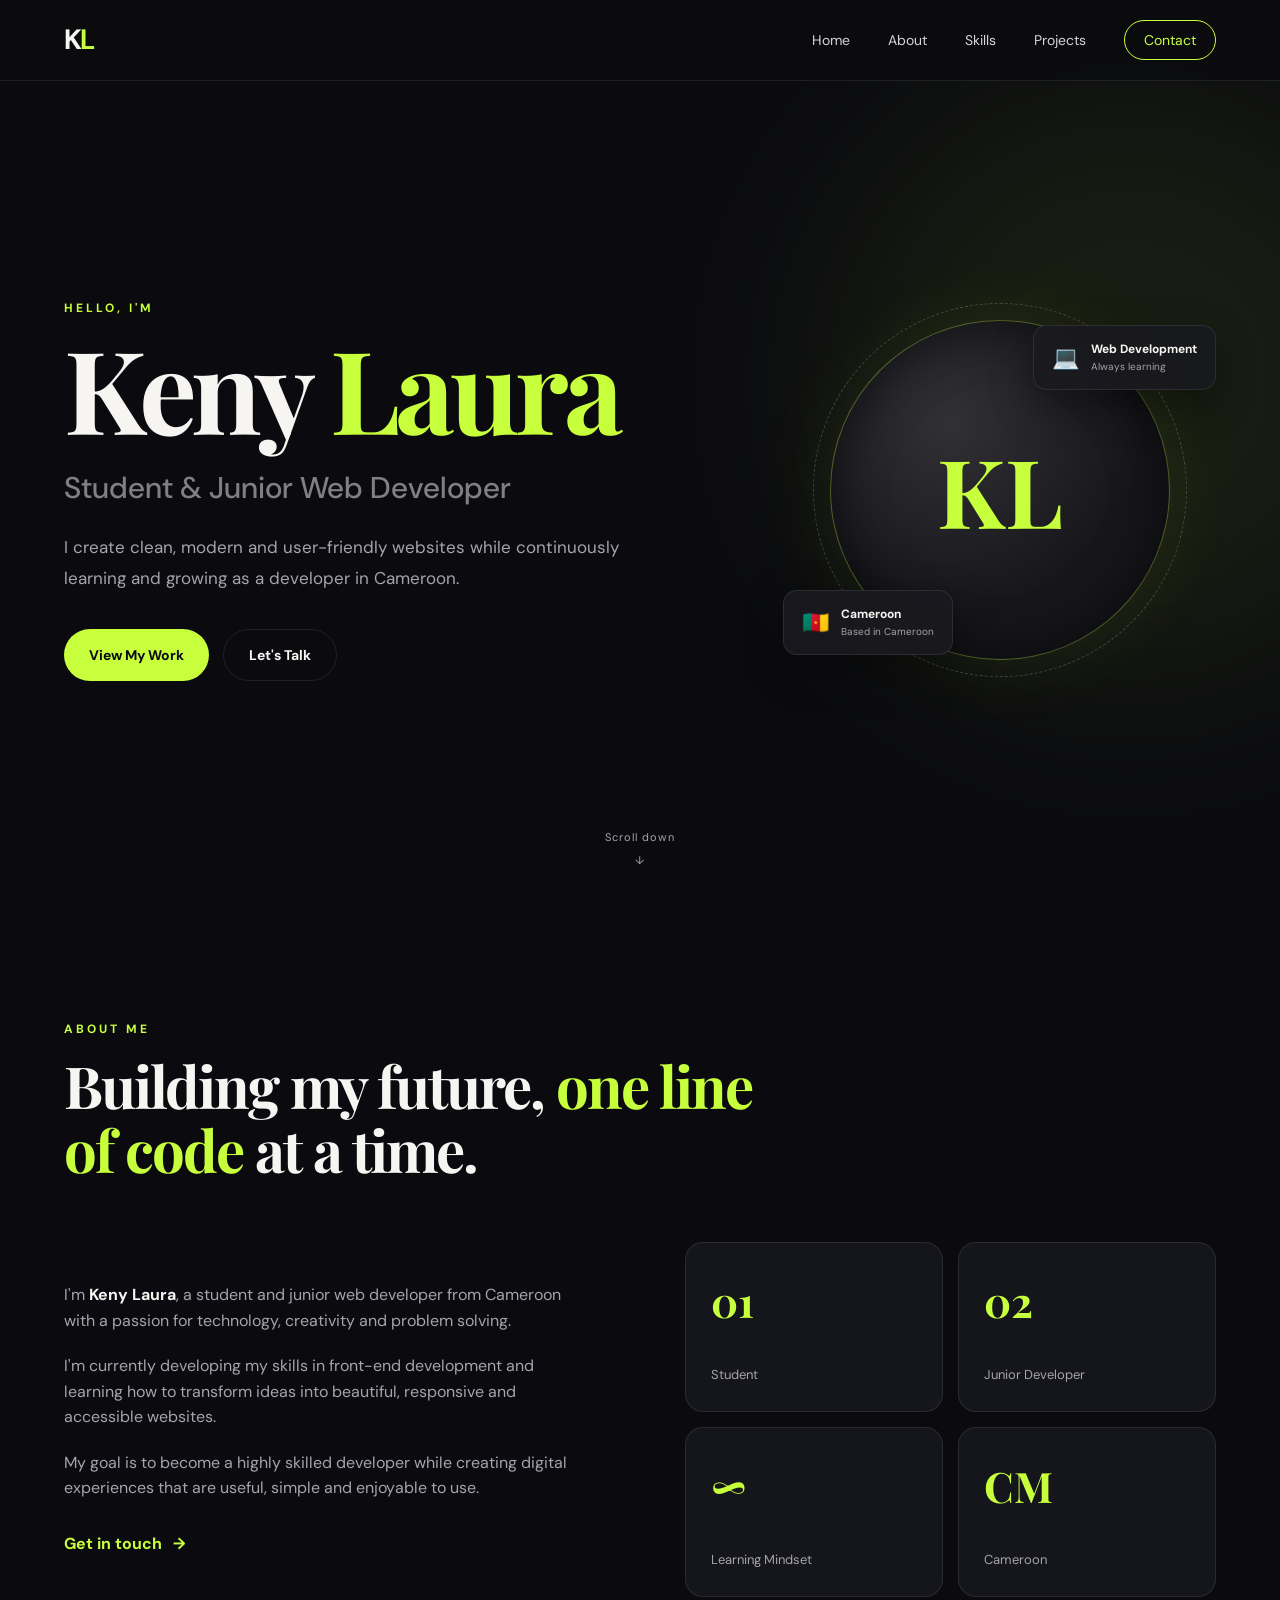
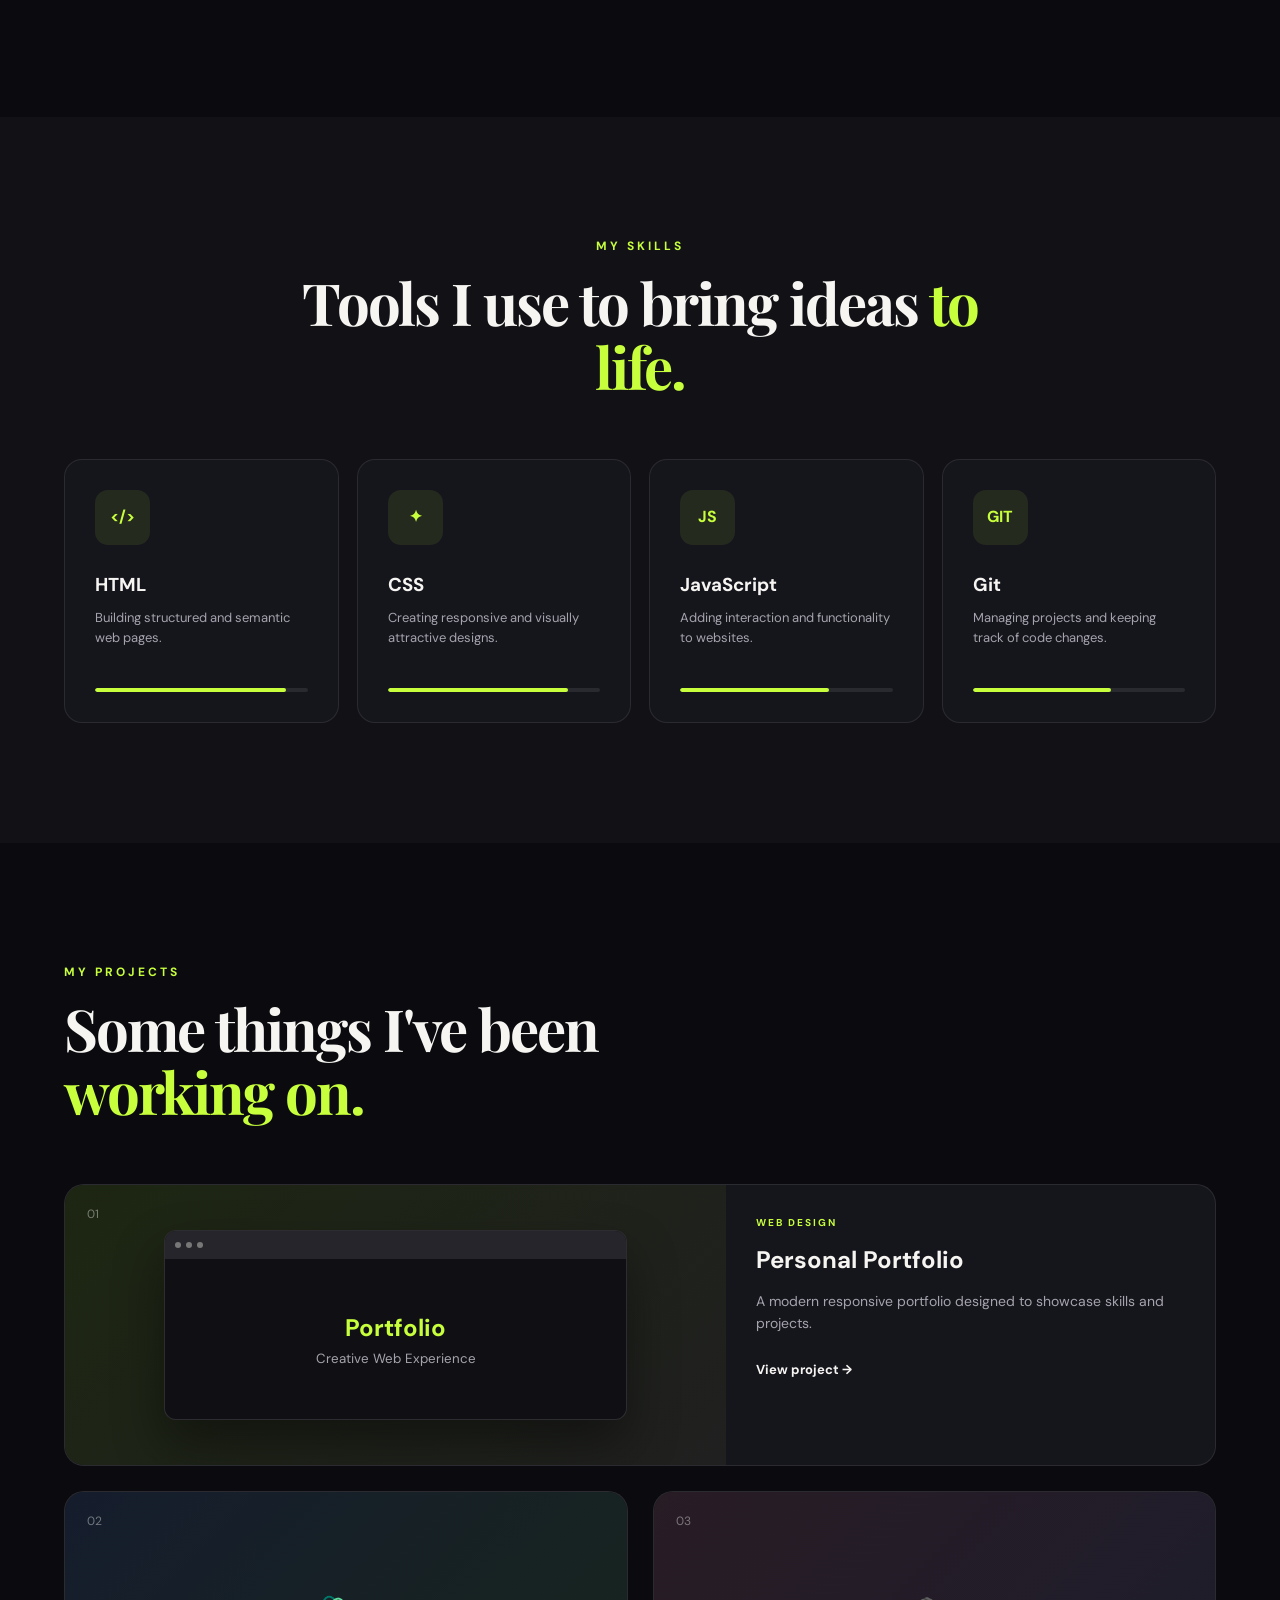
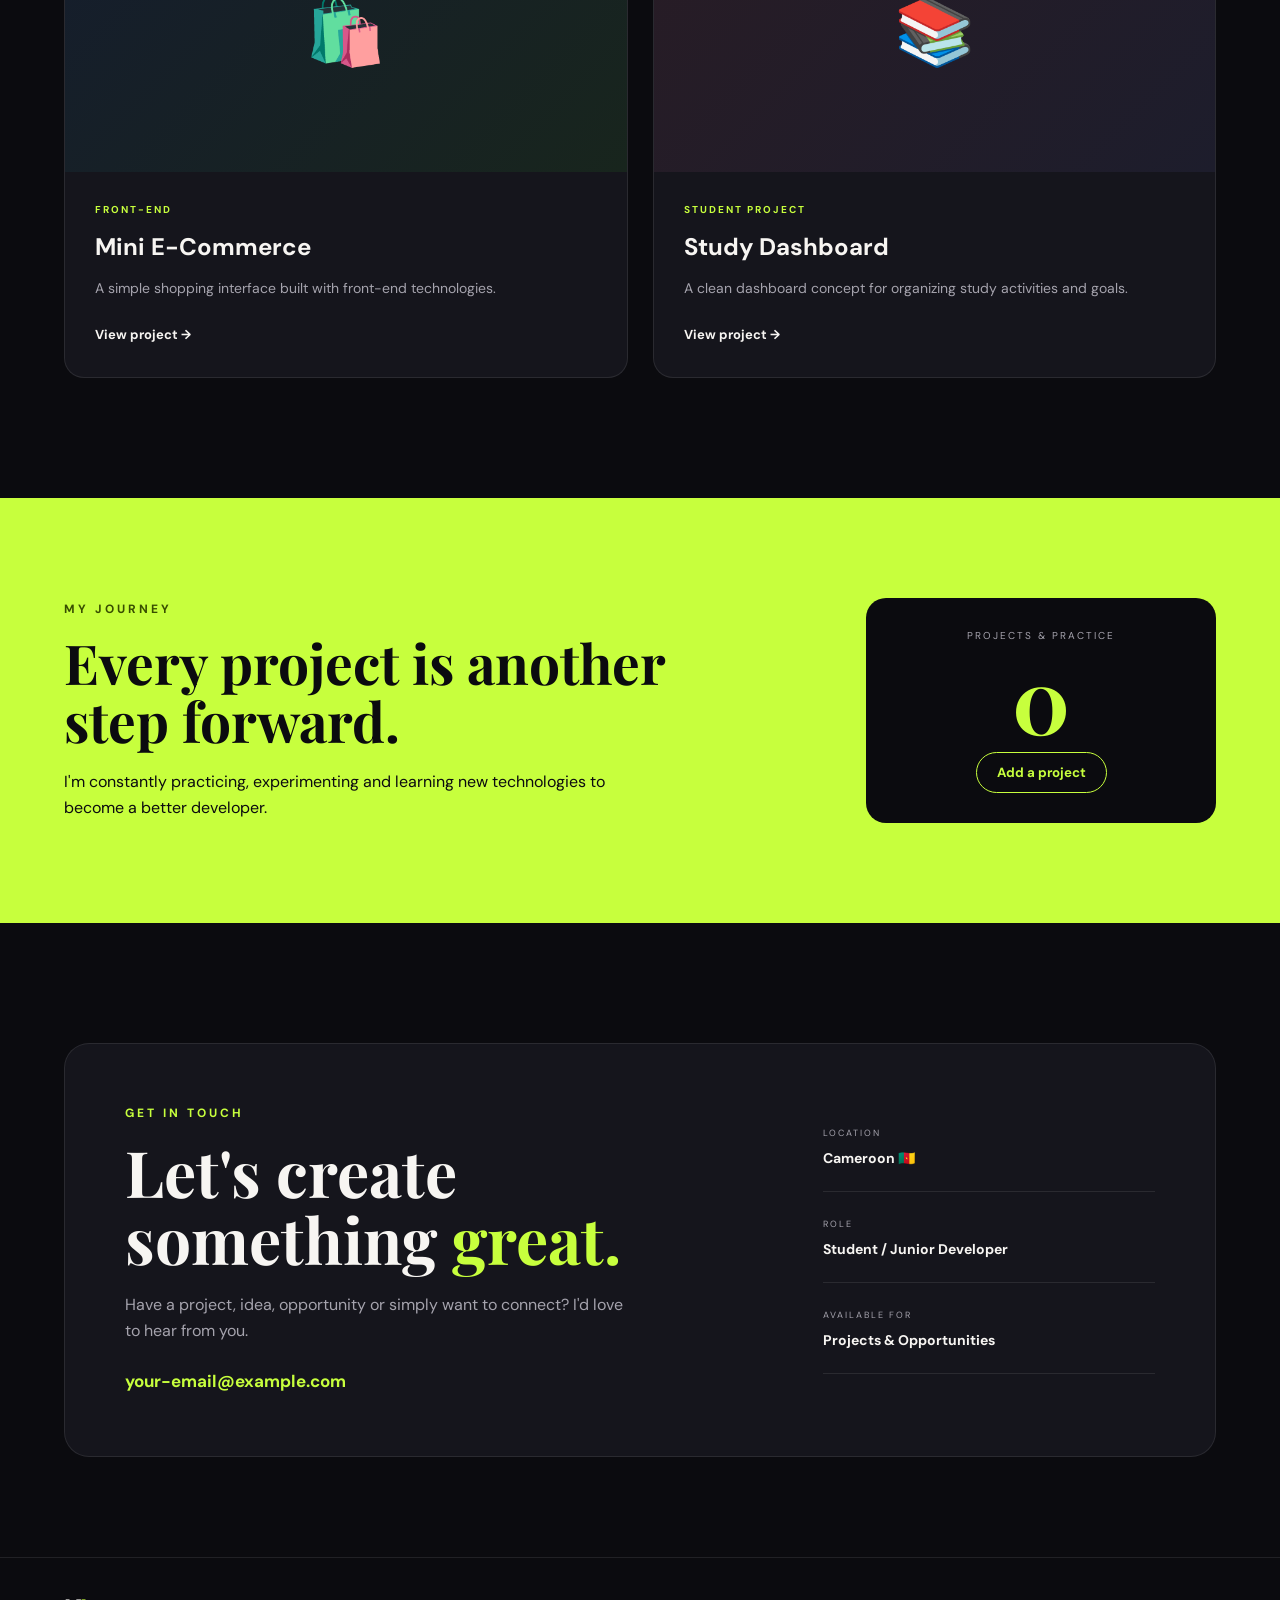
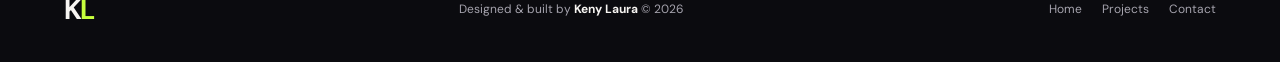
<file: index.html>
<!DOCTYPE html>
<html lang="en">
<head>
    <meta charset="UTF-8">
    <meta name="viewport" content="width=device-width, initial-scale=1.0">
    <meta name="description" content="Keny Laura - Student and Junior Web Developer from Cameroon">
    <title>Keny Laura | Web Developer</title>
    <link rel="stylesheet" href="style.css">
</head>

<body>

    <!-- Navigation -->
    <header class="header">
        <nav class="navbar container">
            <a href="#home" class="logo">K<span>L</span></a>

            <button class="menu-toggle" id="menuToggle" aria-label="Toggle navigation">
                <span></span>
                <span></span>
                <span></span>
            </button>

            <ul class="nav-links" id="navLinks">
                <li><a href="#home">Home</a></li>
                <li><a href="#about">About</a></li>
                <li><a href="#skills">Skills</a></li>
                <li><a href="#projects">Projects</a></li>
                <li><a href="#contact" class="nav-contact">Contact</a></li>
            </ul>
        </nav>
    </header>

    <main>

        <!-- Hero Section -->
        <section id="home" class="hero">
            <div class="hero-bg"></div>

            <div class="hero-content container">
                <div class="hero-text">
                    <p class="eyebrow">HELLO, I'M</p>

                    <h1>
                        Keny <span>Laura</span>
                    </h1>

                    <h2>Student & Junior Web Developer</h2>

                    <p class="hero-description">
                        I create clean, modern and user-friendly websites
                        while continuously learning and growing as a developer
                        in Cameroon.
                    </p>

                    <div class="hero-buttons">
                        <a href="#projects" class="btn btn-primary">
                            View My Work
                        </a>

                        <a href="#contact" class="btn btn-outline">
                            Let's Talk
                        </a>
                    </div>
                </div>

                <div class="hero-card">
                    <div class="profile-circle">
                        <span>KL</span>
                    </div>

                    <div class="floating-card card-one">
                        <span>💻</span>
                        <div>
                            <strong>Web Development</strong>
                            <small>Always learning</small>
                        </div>
                    </div>

                    <div class="floating-card card-two">
                        <span>🇨🇲</span>
                        <div>
                            <strong>Cameroon</strong>
                            <small>Based in Cameroon</small>
                        </div>
                    </div>
                </div>
            </div>

            <a href="#about" class="scroll-down">
                <span>Scroll down</span>
                ↓
            </a>
        </section>

        <!-- About Section -->
        <section id="about" class="section">
            <div class="container">
                <div class="section-heading">
                    <p class="eyebrow">ABOUT ME</p>
                    <h2>Building my future, <span>one line of code</span> at a time.</h2>
                </div>

                <div class="about-grid">
                    <div class="about-text">
                        <p>
                            I'm <strong>Keny Laura</strong>, a student and junior
                            web developer from Cameroon with a passion for
                            technology, creativity and problem solving.
                        </p>

                        <p>
                            I'm currently developing my skills in front-end
                            development and learning how to transform ideas
                            into beautiful, responsive and accessible websites.
                        </p>

                        <p>
                            My goal is to become a highly skilled developer
                            while creating digital experiences that are useful,
                            simple and enjoyable to use.
                        </p>

                        <a href="#contact" class="text-link">
                            Get in touch <span>→</span>
                        </a>
                    </div>

                    <div class="about-stats">
                        <div class="stat-card">
                            <strong>01</strong>
                            <span>Student</span>
                        </div>

                        <div class="stat-card">
                            <strong>02</strong>
                            <span>Junior Developer</span>
                        </div>

                        <div class="stat-card">
                            <strong>∞</strong>
                            <span>Learning Mindset</span>
                        </div>

                        <div class="stat-card">
                            <strong>CM</strong>
                            <span>Cameroon</span>
                        </div>
                    </div>
                </div>
            </div>
        </section>

        <!-- Skills -->
        <section id="skills" class="section skills-section">
            <div class="container">
                <div class="section-heading centered">
                    <p class="eyebrow">MY SKILLS</p>
                    <h2>Tools I use to bring ideas <span>to life.</span></h2>
                </div>

                <div class="skills-grid">
                    <div class="skill-card">
                        <div class="skill-icon">&lt;/&gt;</div>
                        <h3>HTML</h3>
                        <p>
                            Building structured and semantic web pages.
                        </p>
                        <div class="skill-bar">
                            <span style="width: 90%"></span>
                        </div>
                    </div>

                    <div class="skill-card">
                        <div class="skill-icon">✦</div>
                        <h3>CSS</h3>
                        <p>
                            Creating responsive and visually attractive designs.
                        </p>
                        <div class="skill-bar">
                            <span style="width: 85%"></span>
                        </div>
                    </div>

                    <div class="skill-card">
                        <div class="skill-icon">JS</div>
                        <h3>JavaScript</h3>
                        <p>
                            Adding interaction and functionality to websites.
                        </p>
                        <div class="skill-bar">
                            <span style="width: 70%"></span>
                        </div>
                    </div>

                    <div class="skill-card">
                        <div class="skill-icon">GIT</div>
                        <h3>Git</h3>
                        <p>
                            Managing projects and keeping track of code changes.
                        </p>
                        <div class="skill-bar">
                            <span style="width: 65%"></span>
                        </div>
                    </div>
                </div>
            </div>
        </section>

        <!-- Projects -->
        <section id="projects" class="section">
            <div class="container">
                <div class="section-heading">
                    <p class="eyebrow">MY PROJECTS</p>
                    <h2>Some things I've been <span>working on.</span></h2>
                </div>

                <div class="projects-grid">

                    <article class="project-card project-large">
                        <div class="project-image gradient-one">
                            <span class="project-number">01</span>
                            <div class="mock-browser">
                                <div class="browser-top">
                                    <i></i>
                                    <i></i>
                                    <i></i>
                                </div>
                                <div class="browser-content">
                                    <strong>Portfolio</strong>
                                    <small>Creative Web Experience</small>
                                </div>
                            </div>
                        </div>

                        <div class="project-info">
                            <p>WEB DESIGN</p>
                            <h3>Personal Portfolio</h3>
                            <span>
                                A modern responsive portfolio designed to
                                showcase skills and projects.
                            </span>
                            <a href="#contact" class="project-link">View project →</a>
                        </div>
                    </article>

                    <article class="project-card">
                        <div class="project-image gradient-two">
                            <span class="project-number">02</span>
                            <div class="project-symbol">🛍️</div>
                        </div>

                        <div class="project-info">
                            <p>FRONT-END</p>
                            <h3>Mini E-Commerce</h3>
                            <span>
                                A simple shopping interface built with
                                front-end technologies.
                            </span>
                            <a href="#contact" class="project-link">View project →</a>
                        </div>
                    </article>

                    <article class="project-card">
                        <div class="project-image gradient-three">
                            <span class="project-number">03</span>
                            <div class="project-symbol">📚</div>
                        </div>

                        <div class="project-info">
                            <p>STUDENT PROJECT</p>
                            <h3>Study Dashboard</h3>
                            <span>
                                A clean dashboard concept for organizing
                                study activities and goals.
                            </span>
                            <a href="#contact" class="project-link">View project →</a>
                        </div>
                    </article>

                </div>
            </div>
        </section>

        <!-- Learning Counter -->
        <section class="journey-section">
            <div class="container journey-content">
                <div>
                    <p class="eyebrow">MY JOURNEY</p>
                    <h2>Every project is another step forward.</h2>
                    <p>
                        I'm constantly practicing, experimenting and learning
                        new technologies to become a better developer.
                    </p>
                </div>

                <div class="counter-box">
                    <span class="counter-label">PROJECTS & PRACTICE</span>
                    <strong id="num">0</strong>
                    <button id="btn">Add a project</button>
                </div>
            </div>
        </section>

        <!-- Contact -->
        <section id="contact" class="section contact-section">
            <div class="container">
                <div class="contact-box">
                    <div class="contact-text">
                        <p class="eyebrow">GET IN TOUCH</p>
                        <h2>Let's create something <span>great.</span></h2>

                        <p>
                            Have a project, idea, opportunity or simply want
                            to connect? I'd love to hear from you.
                        </p>

                        <a href="mailto:your-email@example.com" class="email-link">
                            your-email@example.com
                        </a>
                    </div>

                    <div class="contact-details">
                        <div>
                            <span>LOCATION</span>
                            <strong>Cameroon 🇨🇲</strong>
                        </div>

                        <div>
                            <span>ROLE</span>
                            <strong>Student / Junior Developer</strong>
                        </div>

                        <div>
                            <span>AVAILABLE FOR</span>
                            <strong>Projects & Opportunities</strong>
                        </div>
                    </div>
                </div>
            </div>
        </section>

    </main>

    <!-- Footer -->
    <footer>
        <div class="container footer-content">
            <a href="#home" class="logo">K<span>L</span></a>

            <p>
                Designed & built by <strong>Keny Laura</strong> © 2026
            </p>

            <div class="footer-links">
                <a href="#home">Home</a>
                <a href="#projects">Projects</a>
                <a href="#contact">Contact</a>
            </div>
        </div>
    </footer>

    <script src="script.js"></script>
</body>
</html>
</file>
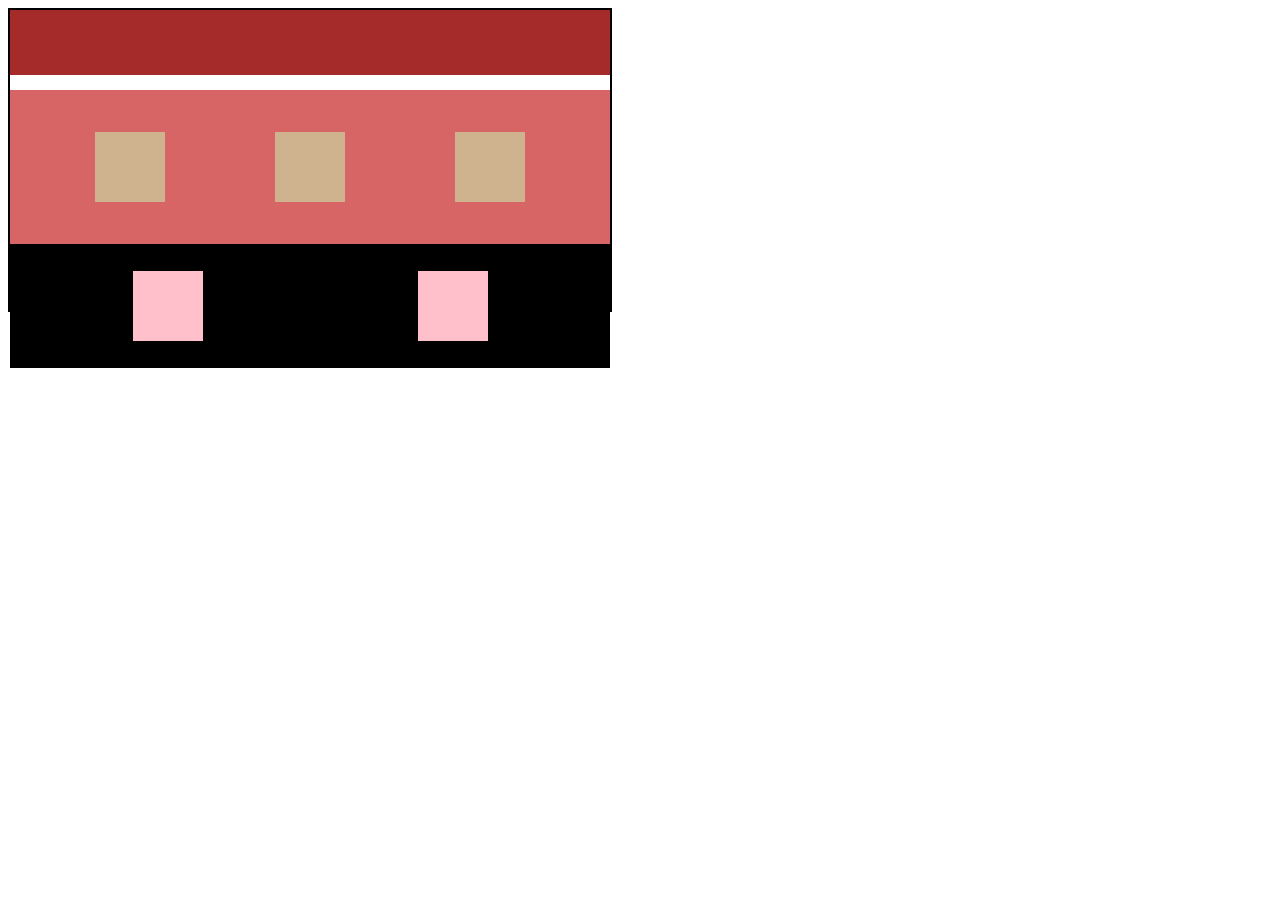
<file: first try out/index.html>
<!DOCTYPE html>
<html lang="en">
<head>
    <meta charset="UTF-8">
    <meta name="viewport" content="width=device-width, initial-scale=1.0">
    <title>laura</title>
    <link rel="stylesheet" href="style.css">

</head>
<body>
 <div id="container">
    <header></header>
    <div id="firstSection">
        <section></section>
        <section></section>
        <section></section>
    </div>
 
 <div id="secondsection">
    <section></section>
    <section></section>
    </div>
</div>
</body>
</html>
</file>
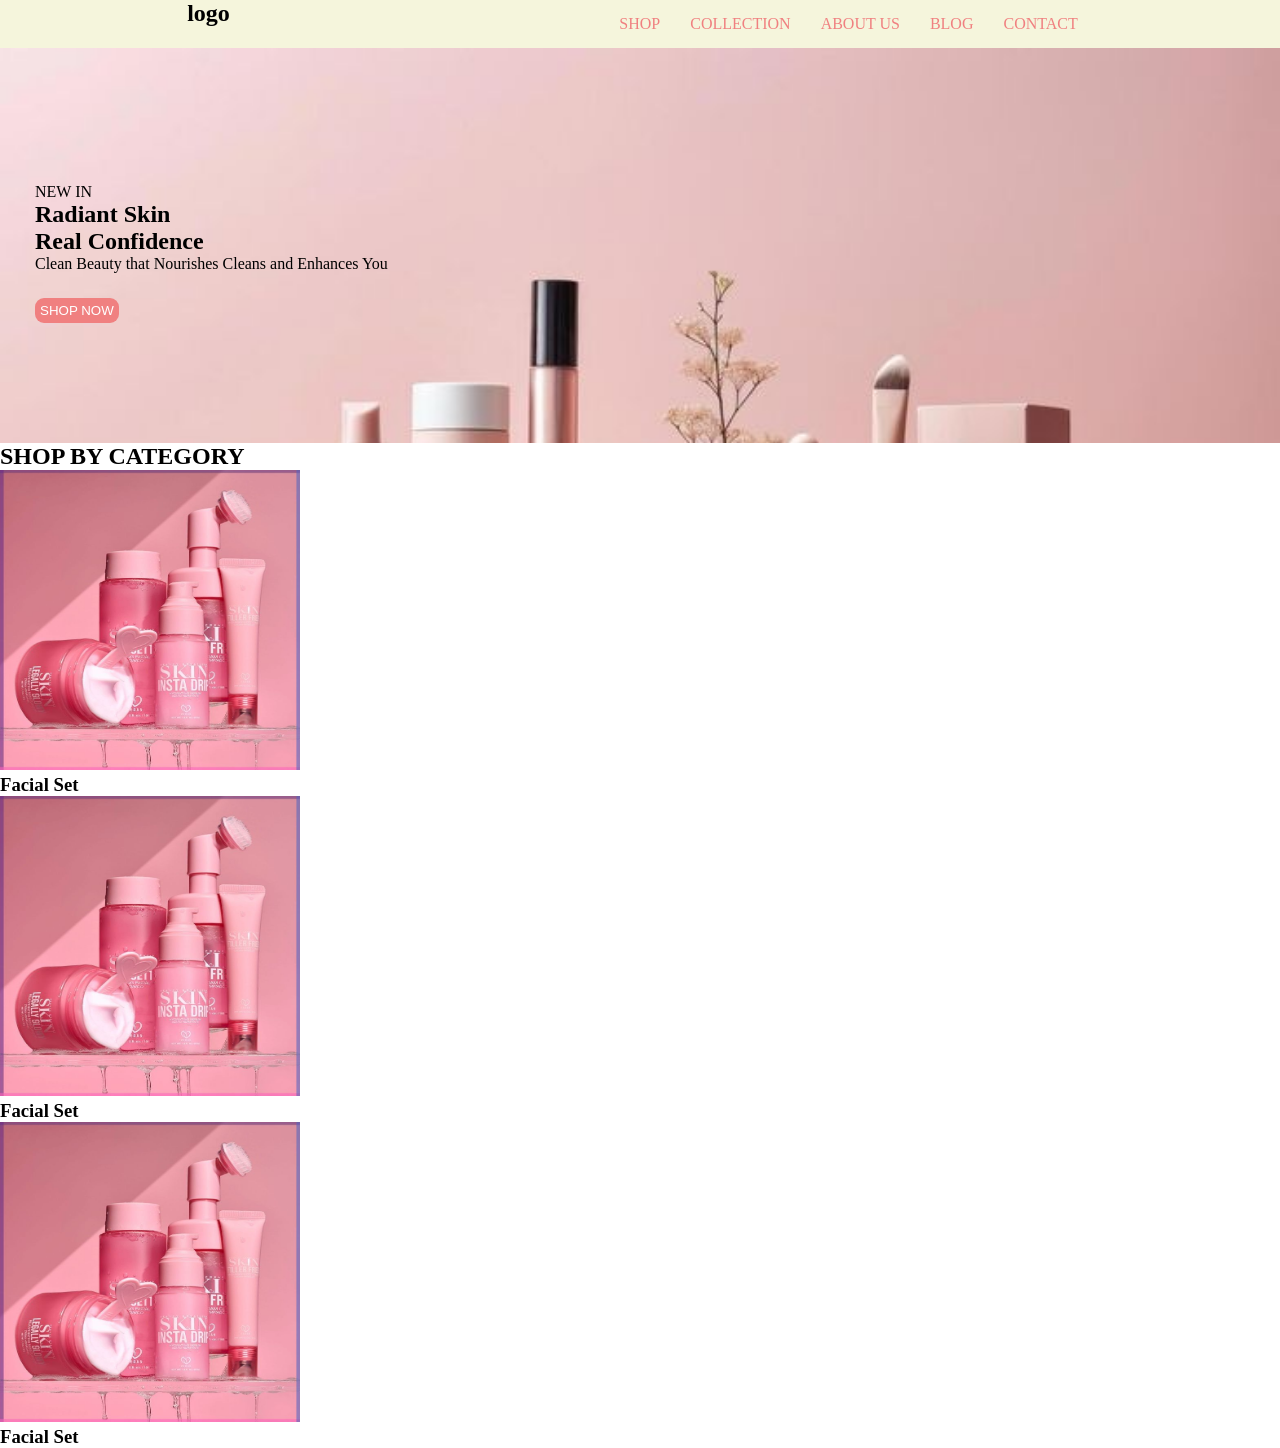
<file: desing time/work/index.html>
<!DOCTYPE html>
<html lang="en">
<head>
    <meta charset="UTF-8">
    <meta name="viewport" content="width=device-width, initial-scale=1.0">
    <title>Document</title>
    <link rel="stylesheet" href="style.css">
</head>
<body>
    <nav>
        <h1>logo</h1>
        <ul>
            <li>
                <a href="#">SHOP</a>
            
            </li>
            <li>
                <a href="#">COLLECTION</a>
            </li>
            <li>
                <a href="#">ABOUT US</a>
            </li>
            <li>
                <a href="#">BLOG</a>
            </li>
            <li><a href="#">CONTACT</a>
            </li>
        </ul>
    </nav>
    <section id="hero">
        <div id="container">
        <p>NEW IN</p>
        <h2>Radiant Skin</h2>
        <h2>Real Confidence</h2>
        <p>Clean Beauty that Nourishes Cleans and Enhances You</p>
        
        </div>
        <button id="but1">SHOP NOW</button>
    </section>
    <section id="laura">
        <h2>SHOP BY CATEGORY</h2>
        <div id="lau">
            <div>
                <img src="images/face.jpg" height="300" width="300" alt="">
                <h3>Facial Set</h3>
            </div>
            <div>
                <img src="images/face.jpg" height="300" width="300" alt="">
                <h3>Facial Set</h3>
            </div>
            <div>
                <img src="images/face.jpg" height="300" width="300" alt="">
                <h3>Facial Set</h3>
            </div>
        </div>

    </section>
    
</body>
</html>
</file>
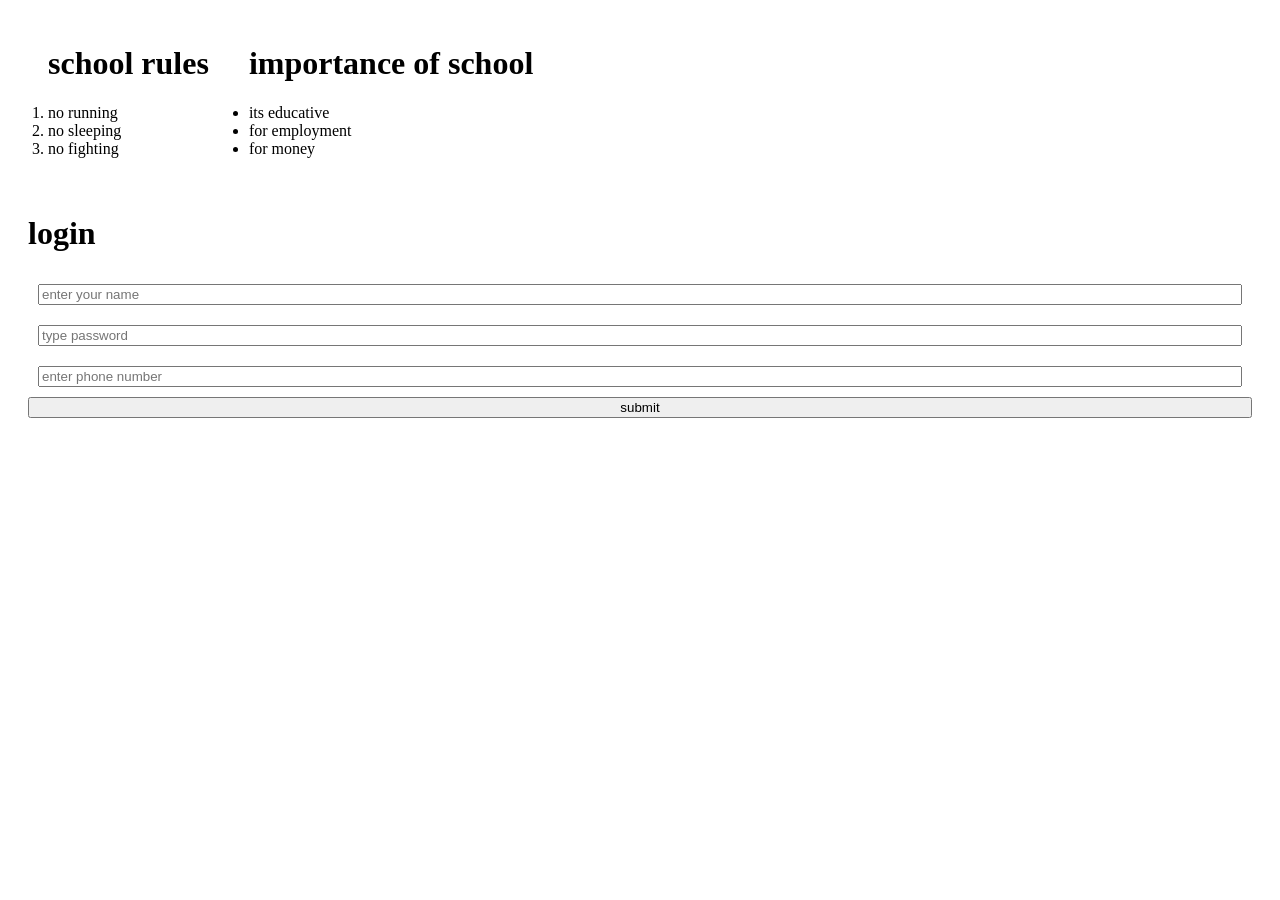
<file: first try out/javasript/index.html>
<!DOCTYPE html>
<html lang="en">
<head>
    <meta charset="UTF-8">
    <meta name="viewport" content="width=device-width, initial-scale=1.0">
    <title>Document</title>
    <link rel="stylesheet" href="style.css">
    
</head>
<body>
    
   <div id="container">
    <ol>
    <h1>school rules</h1>
    <li>no running</li>
    <li>no sleeping</li>
    <li>no fighting</li>
   </ol>
   <ul>
    <h1>importance of school</h1>
    <li>its educative</li>
    <li>for employment</li>
    <li>for money</li>
   </ul>
   </div>
   <form>
    <h1>login</h1>
    <input type="text" placeholder="enter your name" name="" id="">
    <input type="password" placeholder="type password">
    <input type="number" placeholder="enter phone number">
    <button>submit</button>
   </form>
</body>
</html>
</file>
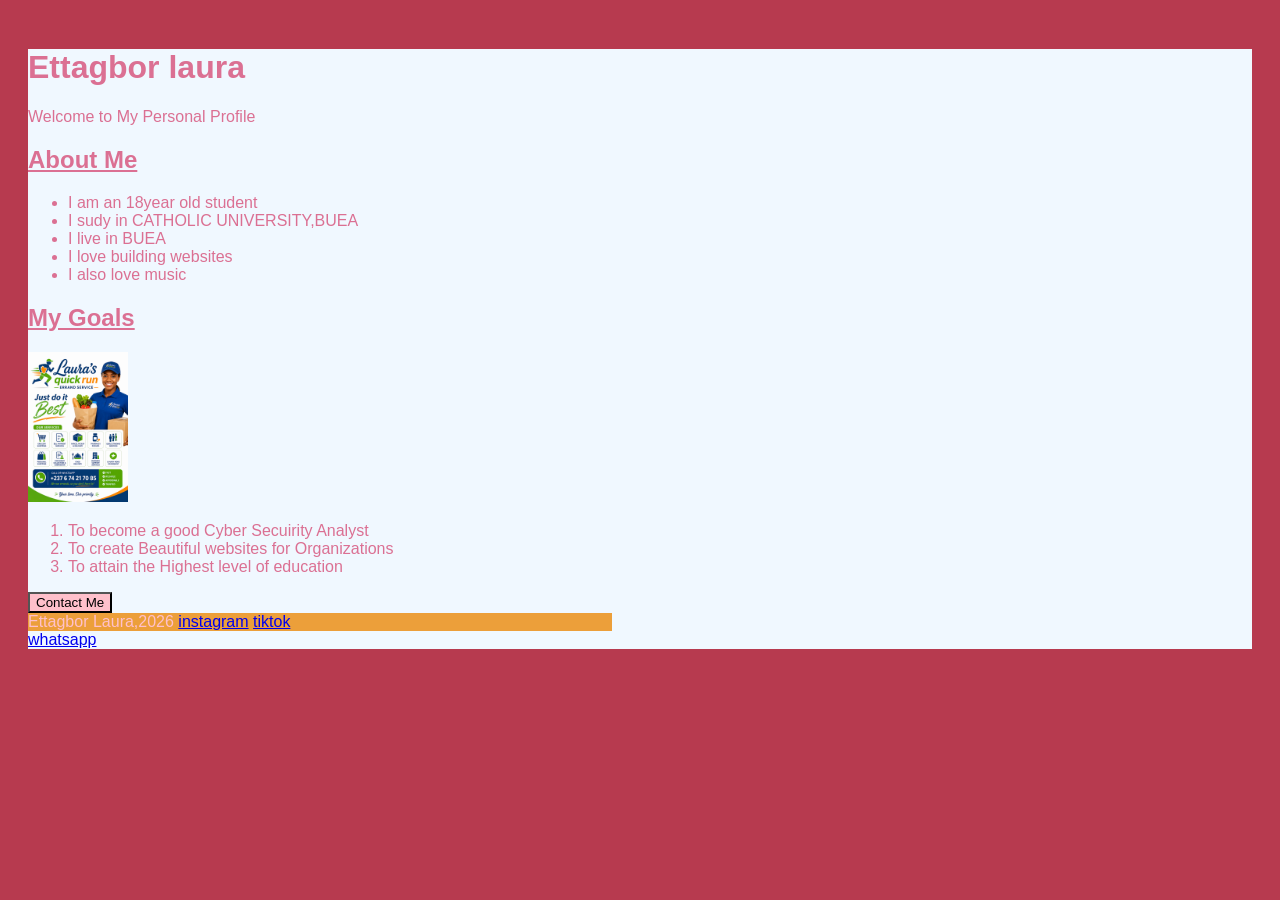
<file: first try out/personal profile/index.html>
<!DOCTYPE html>
<html lang="en">
<head>
    <meta charset="UTF-8">
    <meta name="viewport" content="width=device-width, initial-scale=1.0">
    <title>my personal information</title>
    <link rel="stylesheet" href="style.css">
</head>
<body></body>    <header>
        <h1>Ettagbor laura</h1>
        <p>Welcome to My Personal Profile</p>
        <div>
            <section>
            <h1><u>About Me</u></h1>
            <ul>
                <li>I am an 18year old student</li>
                <li>I sudy in CATHOLIC UNIVERSITY,BUEA</li>
                <li>I live in BUEA</li>
                <li>I love building websites</li>
                <li>I also love music</li>
            </ul>
            </section>
            <section>
              <h1><u>My Goals</u></h1>
              <img src="image.png">
              <ol>
                <li>To become a good Cyber Secuirity Analyst</li>
                <li>To create Beautiful websites for Organizations</li>
                <li>To attain the Highest level of education</li>
                 </ol>
                 <button>Contact Me</button>
            </section>
            <section id="hero">Ettagbor Laura,2026  <a href="#">instagram</a>
            <a href="#">tiktok</a></section>
            <a href="#">whatsapp</a></section>
            </section>

        </div>
    </header>
    
</body>
</html>
</file>
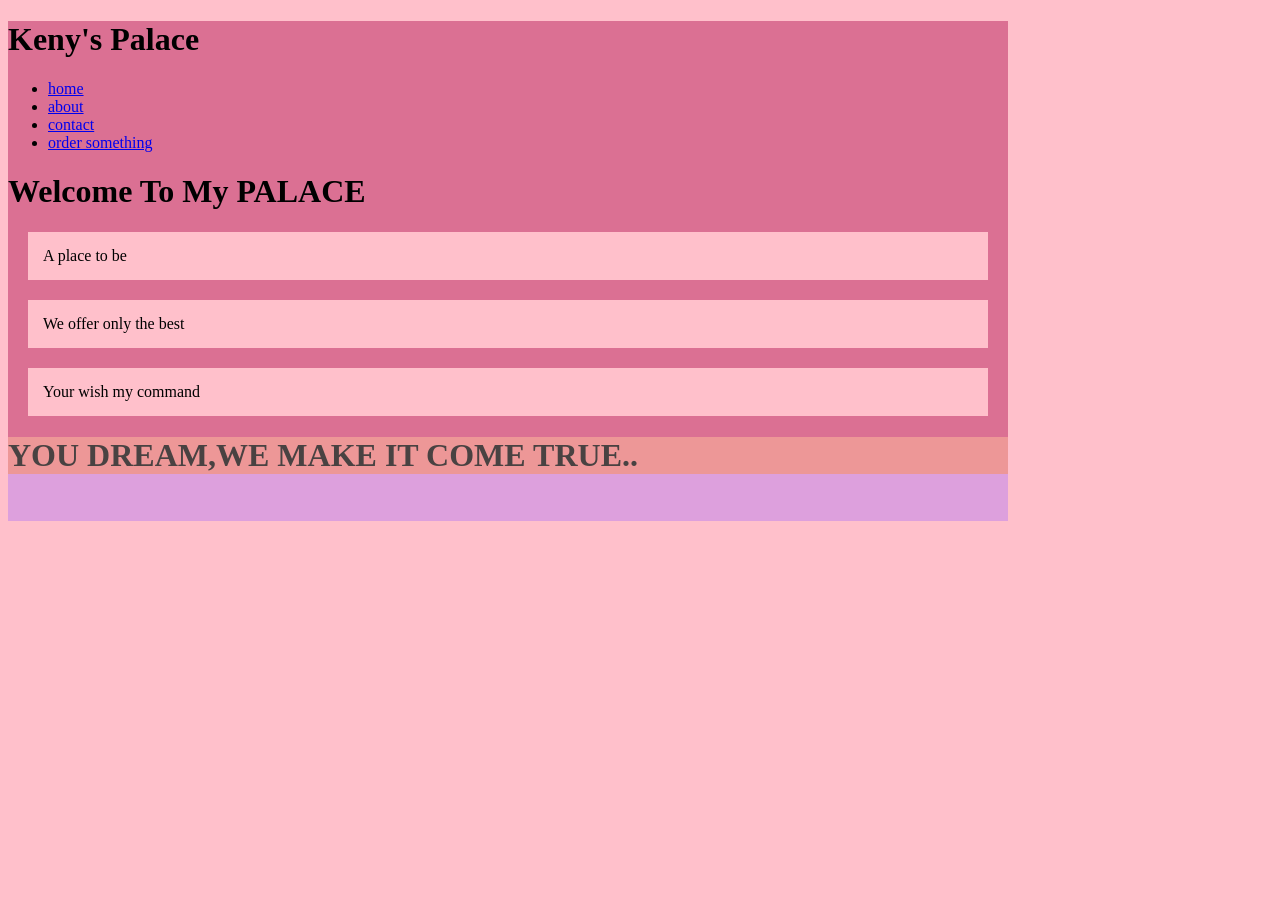
<file: first try out/tryyyyy/index.html>
<!DOCTYPE html>
<html lang="en">
<head>
    <meta charset="UTF-8">
    <meta name="viewport" content="width=device-width, initial-scale=1.0">
    <title>keny time</title>
    <link rel="stylesheet" href="style.css">
</head>
<body>
    <div id="container">
        <header>
            <h1 class="logo">Keny's Palace</h1>
      <ul>
         <li><a href="#">home</a></li>
         <li><a href="#">about</a></li>
         <li><a href="#">contact</a></li>
         <li><a href="#">order something</a></li>
        </ul>
        <div id="firstsection">
            <h1>Welcome To My PALACE</h1>
        <section>A place to be</section>
        <section>We offer only the best</section>
        <section>Your wish my command</section>
<div id="secondsection">
    <h1>YOU DREAM,WE MAKE IT COME TRUE..</h1>
</div>
    </div>

    </div>
    
</body>
</html>
</file>
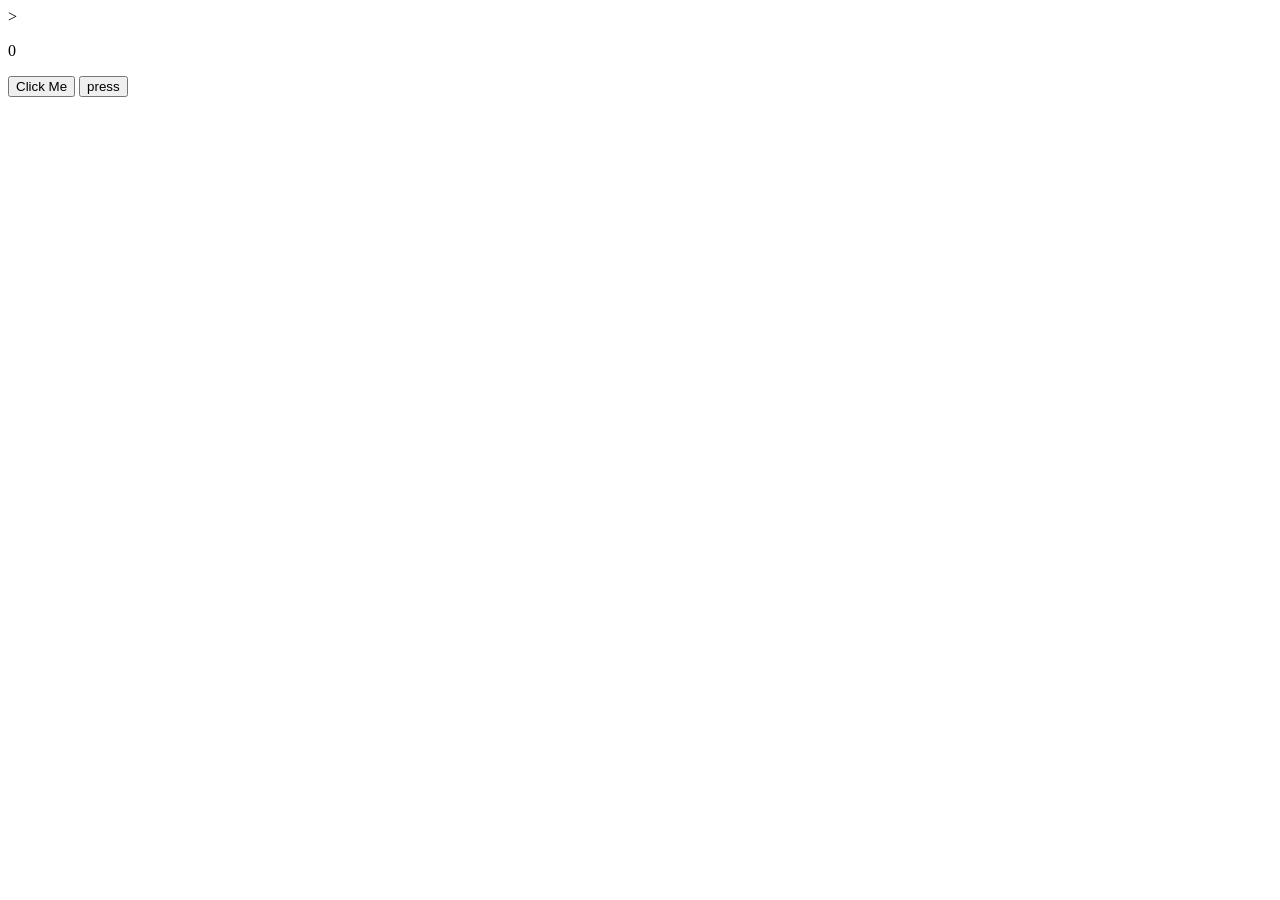
<file: first try out/javasript/app.html>
<!DOCTYPE html>
<html lang="en">
<head>
    <meta charset="UTF-8">
    <meta name="viewport" content="width=device-width, initial-scale=1.0">
    <title>Document</title>
    <link rel="stylesheet" href="style.css">>
</head>

<body>
    <p id="number">0</p>
<button id="btn">Click Me</button>
<button id="hero">press</button>
    <script src="script.js"></script>
</body>
</html>
</file>
<file: style.css>
@import url('https://fonts.googleapis.com/css2?family=DM+Sans:wght@400;500;600;700&family=Playfair+Display:wght@600;700&display=swap');

:root {
    --bg: #0b0b0f;
    --bg-light: #111116;
    --card: #15151c;
    --card-hover: #1c1c25;
    --text: #f7f5f2;
    --muted: #a5a3ad;
    --accent: #c7ff3d;
    --accent-dark: #9fcf20;
    --border: rgba(255, 255, 255, 0.09);
    --max-width: 1180px;
}

* {
    margin: 0;
    padding: 0;
    box-sizing: border-box;
}

html {
    scroll-behavior: smooth;
}

body {
    background: var(--bg);
    color: var(--text);
    font-family: 'DM Sans', sans-serif;
    line-height: 1.6;
    overflow-x: hidden;
}

a {
    color: inherit;
    text-decoration: none;
}

button {
    font-family: inherit;
}

.container {
    width: min(90%, var(--max-width));
    margin: 0 auto;
}

/* =========================
   HEADER
========================= */

.header {
    position: fixed;
    top: 0;
    left: 0;
    width: 100%;
    z-index: 1000;
    background: rgba(11, 11, 15, 0.82);
    backdrop-filter: blur(15px);
    border-bottom: 1px solid var(--border);
}

.navbar {
    min-height: 80px;
    display: flex;
    align-items: center;
    justify-content: space-between;
}

.logo {
    font-size: 28px;
    font-weight: 700;
    letter-spacing: -2px;
}

.logo span {
    color: var(--accent);
}

.nav-links {
    display: flex;
    align-items: center;
    gap: 38px;
    list-style: none;
}

.nav-links a {
    color: #d6d4da;
    font-size: 14px;
    transition: color 0.3s ease;
}

.nav-links a:hover {
    color: var(--accent);
}

.nav-links .nav-contact {
    border: 1px solid var(--accent);
    color: var(--accent);
    padding: 10px 19px;
    border-radius: 50px;
}

.nav-links .nav-contact:hover {
    background: var(--accent);
    color: #0b0b0f;
}

.menu-toggle {
    display: none;
    background: transparent;
    border: 0;
    cursor: pointer;
}

.menu-toggle span {
    display: block;
    width: 27px;
    height: 2px;
    margin: 6px;
    background: var(--text);
    transition: 0.3s;
}

/* =========================
   HERO
========================= */

.hero {
    min-height: 100vh;
    position: relative;
    display: flex;
    align-items: center;
    overflow: hidden;
}

.hero-bg {
    position: absolute;
    width: 600px;
    height: 600px;
    right: -150px;
    top: 80px;
    background: var(--accent);
    opacity: 0.07;
    filter: blur(100px);
    border-radius: 50%;
}

.hero-content {
    position: relative;
    z-index: 2;
    display: grid;
    grid-template-columns: 1.2fr 0.8fr;
    align-items: center;
    gap: 70px;
    padding-top: 80px;
}

.eyebrow {
    color: var(--accent);
    font-size: 12px;
    font-weight: 700;
    letter-spacing: 3px;
    margin-bottom: 15px;
}

.hero h1 {
    font-family: 'Playfair Display', serif;
    font-size: clamp(60px, 9vw, 115px);
    line-height: 0.95;
    letter-spacing: -5px;
    margin-bottom: 22px;
}

.hero h1 span,
.section-heading span,
.contact-text span {
    color: var(--accent);
}

.hero h2 {
    font-size: clamp(20px, 3vw, 30px);
    font-weight: 500;
    color:grey;
    margin-bottom: 20px;
}

.hero-description {
    max-width: 580px;
    color: var(--muted);
    font-size: 17px;
    line-height: 1.8;
}

.hero-buttons {
    display: flex;
    gap: 14px;
    margin-top: 35px;
}

.btn {
    display: inline-flex;
    align-items: center;
    justify-content: center;
    padding: 14px 25px;
    border-radius: 50px;
    font-weight: 700;
    font-size: 14px;
    transition: 0.3s ease;
}

.btn-primary {
    background: var(--accent);
    color: #0b0b0f;
}

.btn-primary:hover {
    background: #d7ff70;
    transform: translateY(-3px);
}

.btn-outline {
    border: 1px solid var(--border);
    color: var(--text);
}

.btn-outline:hover {
    border-color: var(--accent);
    color: var(--accent);
}

/* Hero visual */

.hero-card {
    height: 480px;
    position: relative;
    display: flex;
    align-items: center;
    justify-content: center;
}

.profile-circle {
    width: 340px;
    height: 340px;
    border-radius: 50%;
    background:
        radial-gradient(circle at 35% 30%, #303035, #15151a 60%);
    border: 1px solid rgba(199, 255, 61, 0.3);
    box-shadow:
        0 0 80px rgba(199, 255, 61, 0.08),
        inset 0 0 50px rgba(0, 0, 0, 0.5);
    display: flex;
    align-items: center;
    justify-content: center;
    position: relative;
}

.profile-circle::before {
    content: '';
    position: absolute;
    inset: -18px;
    border: 1px dashed rgba(199, 203, 190, 0.25);
    border-radius: 50%;
    animation: rotate 20s linear infinite;
}

.profile-circle span {
    font-family: 'Playfair Display', serif;
    font-size: 95px;
    color: var(--accent);
    font-weight: 700;
}

@keyframes rotate {
    to {
        transform: rotate(360deg);
    }
}

.floating-card {
    position: absolute;
    background: rgba(25, 25, 31, 0.92);
    border: 1px solid var(--border);
    padding: 14px 18px;
    border-radius: 14px;
    display: flex;
    align-items: center;
    gap: 12px;
    box-shadow: 0 15px 40px rgba(0, 0, 0, 0.35);
    backdrop-filter: blur(10px);
}

.floating-card span {
    font-size: 22px;
}

.floating-card strong {
    display: block;
    font-size: 12px;
}

.floating-card small {
    display: block;
    color: var(--muted);
    font-size: 10px;
}

.card-one {
    top: 75px;
    right: 0;
}

.card-two {
    bottom: 75px;
    left: 0;
}

.scroll-down {
    position: absolute;
    bottom: 30px;
    left: 50%;
    transform: translateX(-50%);
    color: var(--muted);
    font-size: 11px;
    letter-spacing: 1px;
    display: flex;
    flex-direction: column;
    align-items: center;
    gap: 6px;
}

/* =========================
   SECTIONS
========================= */

.section {
    padding: 120px 0;
}

.section-heading {
    max-width: 720px;
    margin-bottom: 60px;
}

.section-heading.centered {
    margin-left: auto;
    margin-right: auto;
    text-align: center;
}

.section-heading h2 {
    font-family: 'Playfair Display', serif;
    font-size: clamp(35px, 5vw, 58px);
    line-height: 1.1;
    letter-spacing: -2px;
}

/* =========================
   ABOUT
========================= */

.about-grid {
    display: grid;
    grid-template-columns: 1fr 1fr;
    gap: 90px;
    align-items: center;
}

.about-text p {
    color: var(--muted);
    margin-bottom: 20px;
    font-size: 16px;
}

.about-text strong {
    color: var(--text);
}

.text-link {
    display: inline-block;
    color: var(--accent);
    font-weight: 700;
    margin-top: 10px;
}

.text-link span {
    display: inline-block;
    margin-left: 7px;
    transition: transform 0.3s;
}

.text-link:hover span {
    transform: translateX(6px);
}

.about-stats {
    display: grid;
    grid-template-columns: 1fr 1fr;
    gap: 15px;
}

.stat-card {
    min-height: 170px;
    background: var(--card);
    border: 1px solid var(--border);
    padding: 25px;
    border-radius: 18px;
    display: flex;
    flex-direction: column;
    justify-content: space-between;
    transition: 0.3s ease;
}

.stat-card:hover {
    transform: translateY(-5px);
    border-color: rgba(199, 255, 61, 0.3);
}

.stat-card strong {
    font-family: 'Playfair Display', serif;
    font-size: 42px;
    color: var(--accent);
}

.stat-card span {
    color: var(--muted);
    font-size: 13px;
}

/* =========================
   SKILLS
========================= */

.skills-section {
    background: var(--bg-light);
}

.skills-grid {
    display: grid;
    grid-template-columns: repeat(4, 1fr);
    gap: 18px;
}

.skill-card {
    background: var(--card);
    padding: 30px;
    border: 1px solid var(--border);
    border-radius: 18px;
    transition: 0.3s ease;
}

.skill-card:hover {
    transform: translateY(-7px);
    background: var(--card-hover);
    border-color: rgba(199, 255, 61, 0.25);
}

.skill-icon {
    width: 55px;
    height: 55px;
    display: flex;
    align-items: center;
    justify-content: center;
    border-radius: 13px;
    background: rgba(199, 255, 61, 0.09);
    color: var(--accent);
    font-weight: 700;
    margin-bottom: 25px;
}

.skill-card h3 {
    margin-bottom: 8px;
}

.skill-card p {
    color: var(--muted);
    font-size: 13px;
    min-height: 60px;
}

.skill-bar {
    height: 4px;
    margin-top: 20px;
    background: #292930;
    border-radius: 10px;
    overflow: hidden;
}

.skill-bar span {
    display: block;
    height: 100%;
    background: var(--accent);
    border-radius: 10px;
}

/* =========================
   PROJECTS
========================= */

.projects-grid {
    display: grid;
    grid-template-columns: repeat(2, 1fr);
    gap: 25px;
}

.project-card {
    background: var(--card);
    border: 1px solid var(--border);
    border-radius: 20px;
    overflow: hidden;
    transition: 0.3s ease;
}

.project-card:hover {
    transform: translateY(-7px);
    border-color: rgba(199, 255, 61, 0.25);
}

.project-large {
    grid-column: span 2;
    display: grid;
    grid-template-columns: 1.15fr 0.85fr;
}

.project-image {
    min-height: 280px;
    position: relative;
    display: flex;
    align-items: center;
    justify-content: center;
    overflow: hidden;
}

.gradient-one {
    background: linear-gradient(135deg, #1d2612, #202020);
}

.gradient-two {
    background: linear-gradient(135deg, #151d2d, #18251d);
}

.gradient-three {
    background: linear-gradient(135deg, #281c25, #1d1d2c);
}

.project-number {
    position: absolute;
    top: 20px;
    left: 22px;
    color: rgba(255, 255, 255, 0.4);
    font-size: 12px;
}

.project-symbol {
    font-size: 65px;
}

.mock-browser {
    width: 70%;
    background: #101014;
    border: 1px solid rgba(255,255,255,0.12);
    border-radius: 12px;
    overflow: hidden;
    box-shadow: 0 25px 50px rgba(0,0,0,0.4);
}

.browser-top {
    height: 28px;
    display: flex;
    align-items: center;
    gap: 5px;
    padding: 0 10px;
    background: #25252b;
}

.browser-top i {
    width: 6px;
    height: 6px;
    background: #777;
    border-radius: 50%;
}

.browser-content {
    height: 160px;
    display: flex;
    flex-direction: column;
    justify-content: center;
    align-items: center;
}

.browser-content strong {
    color: var(--accent);
    font-size: 24px;
}

.browser-content small {
    color: var(--muted);
}

.project-info {
    padding: 30px;
}

.project-info p {
    color: var(--accent);
    font-size: 10px;
    letter-spacing: 2px;
    font-weight: 700;
    margin-bottom: 10px;
}

.project-info h3 {
    font-size: 24px;
    margin-bottom: 10px;
}

.project-info > span {
    color: var(--muted);
    font-size: 14px;
    display: block;
    margin-bottom: 22px;
}

.project-link {
    color: var(--text);
    font-size: 13px;
    font-weight: 700;
}

.project-link:hover {
    color: var(--accent);
}

/* =========================
   JOURNEY / COUNTER
========================= */

.journey-section {
    padding: 100px 0;
    background: var(--accent);
    color: #0b0b0f;
}

.journey-content {
    display: grid;
    grid-template-columns: 1fr 350px;
    align-items: center;
    gap: 80px;
}

.journey-section .eyebrow {
    color: #384e00;
}

.journey-section h2 {
    font-family: 'Playfair Display', serif;
    font-size: clamp(35px, 5vw, 55px);
    line-height: 1.05;
    max-width: 650px;
    margin-bottom: 20px;
}

.journey-section p {
    max-width: 600px;
}

.counter-box {
    background: #0b0b0f;
    color: var(--text);
    padding: 30px;
    border-radius: 20px;
    text-align: center;
}

.counter-label {
    display: block;
    color: var(--muted);
    font-size: 10px;
    letter-spacing: 2px;
}

.counter-box strong {
    display: block;
    color: var(--accent);
    font-family: 'Playfair Display', serif;
    font-size: 90px;
    line-height: 1.2;
}

.counter-box button {
    border: 1px solid var(--accent);
    color: var(--accent);
    background: transparent;
    padding: 11px 20px;
    border-radius: 50px;
    cursor: pointer;
    font-weight: 700;
    transition: 0.3s;
}

.counter-box button:hover {
    background: var(--accent);
    color: #0b0b0f;
}

/* =========================
   CONTACT
========================= */

.contact-section {
    padding-bottom: 100px;
}

.contact-box {
    background: var(--card);
    border: 1px solid var(--border);
    border-radius: 25px;
    padding: 60px;
    display: grid;
    grid-template-columns: 1.3fr 0.7fr;
    gap: 80px;
}

.contact-text h2 {
    font-family: 'Playfair Display', serif;
    font-size: clamp(40px, 5vw, 65px);
    line-height: 1.05;
    margin-bottom: 20px;
}

.contact-text > p:not(.eyebrow) {
    color: var(--muted);
    max-width: 500px;
    margin-bottom: 25px;
}

.email-link {
    color: var(--accent);
    font-size: 17px;
    font-weight: 700;
}

.contact-details {
    display: flex;
    flex-direction: column;
    justify-content: center;
    gap: 25px;
}

.contact-details div {
    border-bottom: 1px solid var(--border);
    padding-bottom: 20px;
}

.contact-details span {
    display: block;
    color: var(--muted);
    font-size: 9px;
    letter-spacing: 2px;
    margin-bottom: 5px;
}

.contact-details strong {
    font-size: 14px;
}

/* =========================
   FOOTER
========================= */

footer {
    border-top: 1px solid var(--border);
    padding: 30px 0;
}

.footer-content {
    display: flex;
    align-items: center;
    justify-content: space-between;
    gap: 20px;
}

.footer-content p {
    color: var(--muted);
    font-size: 12px;
}

.footer-content p strong {
    color: var(--text);
}

.footer-links {
    display: flex;
    gap: 20px;
}

.footer-links a {
    color: var(--muted);
    font-size: 12px;
}

.footer-links a:hover {
    color: var(--accent);
}

/* =========================
   RESPONSIVE
========================= */

@media (max-width: 900px) {

    .nav-links {
        gap: 20px;
    }

    .hero-content {
        grid-template-columns: 1fr;
        text-align: center;
        gap: 20px;
    }

    .hero-description {
        margin: 0 auto;
    }

    .hero-buttons {
        justify-content: center;
    }

    .hero-card {
        height: 390px;
    }

    .profile-circle {
        width: 270px;
        height: 270px;
    }

    .profile-circle span {
        font-size: 75px;
    }

    .card-one {
        right: 10%;
    }

    .card-two {
        left: 10%;
    }

    .about-grid {
        grid-template-columns: 1fr;
        gap: 50px;
    }

    .skills-grid {
        grid-template-columns: 1fr 1fr;
    }

    .journey-content {
        grid-template-columns: 1fr;
        gap: 40px;
    }

    .counter-box {
        max-width: 400px;
    }

    .contact-box {
        grid-template-columns: 1fr;
        gap: 50px;
    }
}

@media (max-width: 650px) {

    .navbar {
        min-height: 70px;
    }

    .menu-toggle {
        display: block;
        z-index: 1001;
    }

    .nav-links {
        position: fixed;
        top: 70px;
        left: 0;
        width: 100%;
        height: calc(100vh - 70px);
        background: rgba(11, 11, 15, 0.98);
        backdrop-filter: blur(15px);
        flex-direction: column;
        justify-content: center;
        gap: 30px;
        transform: translateX(100%);
        transition: transform 0.35s ease;
    }

    .nav-links.active {
        transform: translateX(0);
    }

    .nav-links a {
        font-size: 18px;
    }

    .hero {
        padding-top: 70px;
    }

    .hero h1 {
        font-size: clamp(55px, 17vw, 85px);
        letter-spacing: -4px;
    }

    .hero h2 {
        font-size: 19px;
    }

    .hero-description {
        font-size: 15px;
    }

    .hero-buttons {
        flex-direction: column;
        align-items: stretch;
        padding: 0 25px;
    }

    .hero-card {
        height: 320px;
    }

    .profile-circle {
        width: 220px;
        height: 220px;
    }

    .profile-circle span {
        font-size: 60px;
    }

    .floating-card {
        padding: 10px;
    }

    .card-one {
        top: 30px;
        right: 0;
    }

    .card-two {
        bottom: 20px;
        left: 0;
    }

    .scroll-down {
        display: none;
    }

    .section {
        padding: 80px 0;
    }

    .section-heading {
        margin-bottom: 40px;
    }

    .section-heading h2 {
        font-size: 38px;
    }

    .about-stats {
        grid-template-columns: 1fr 1fr;
    }

    .stat-card {
        min-height: 130px;
    }

    .stat-card strong {
        font-size: 32px;
    }

    .skills-grid {
        grid-template-columns: 1fr;
    }

    .skill-card p {
        min-height: auto;
    }

    .projects-grid {
        grid-template-columns: 1fr;
    }

    .project-large {
        grid-column: span 1;
        display: block;
    }

    .project-image {
        min-height: 230px;
    }

    .mock-browser {
        width: 75%;
    }

    .journey-section {
        padding: 75px 0;
    }

    .journey-section h2 {
        font-size: 40px;
    }

    .counter-box strong {
        font-size: 75px;
    }

    .contact-box {
        padding: 35px 25px;
        border-radius: 18px;
    }

    .contact-text h2 {
        font-size: 43px;
    }

    .footer-content {
        flex-direction: column;
        text-align: center;
    }

    .footer-links {
        justify-content: center;
    }
}

@media (max-width: 380px) {

    .container {
        width: 88%;
    }

    .hero h1 {
        font-size: 53px;
    }

    .about-stats {
        grid-template-columns: 1fr;
    }

    .floating-card {
        transform: scale(0.85);
    }

    .card-one {
        right: -10px;
    }

    .card-two {
        left: -10px;
    }
}
</file>
<file: first try out/style.css>
#container{
    border: 2px solid #000;
    height: 300px;
    width: 600px;
}
header{
    background-color: brown;
    height: 25px;
    padding: 20px;
}
#firstSection{
    background-color: #d86565;
    padding: 30px;
    margin-top: 15px;
    display: flex;
    justify-content: space-around;
}
#firstSection section{
    margin: 12px;
    padding: 35px;
    background-color: rgb(207, 179, 143);
}
#secondsection{
     margin-top: 0px;
    padding: 15px;
    background-color: #000;
    display: flex;
    justify-content: space-around;
}
#secondsection section{
    margin: 12px;
    padding: 35px;
    background-color: pink;
    
}
</file>
<file: desing time/work/style.css>
*{
    padding: 0;
    margin: 0;
}
body{
   
}
nav{
    background-color: beige;
    display: flex;
    justify-content: space-around;
}
ul{
    display: flex;
}
li{
    list-style: none;
    margin: 15px;
}
a{
    text-decoration: none;
    color: lightcoral;
}
#hero{
    padding-top: 120px;
    padding-bottom: 120px;
    padding-left: 35px;
    background-image: url("images/hero.jpg");
    background-size: cover;
}
#container{
    padding-top: 15px;
    margin-bottom: 25px;
}
#but1{
    background-color:lightcoral;
    color: white;
    padding: 5px;
    border: none;
    border-radius: 9px;
}
#laura{
    
}
</file>
<file: first try out/javasript/style.css>
#container{
    display: flex;
}
form{
    display:grid;
    margin: 20px;
}
input{
    margin:10px ;
}
</file>
<file: first try out/personal profile/style.css>
header{
    justify-content: center;
    background-color: aliceblue;


}

body{
    background-color:rgb(183, 58, 79);
    color: palevioletred;
    font-family: Arial, Helvetica, sans-serif;
    padding: 20px;
    border: 8px;
    box-shadow: inset;

}
#hero{
    background-color: rgb(236, 159, 58);
    color:pink;
    width: 584px;
    
}
button{
    background-color: pink;
}
img{
    width:100px ;
}
</file>
<file: first try out/tryyyyy/style.css>
header{
    background-color:palevioletred;
    

}
body{

    background-color: pink;
    padding: 0px;
    height: 0px;

}
#container{
    background-color:plum;
    border: 5px;
    height: 500px;
    width: 1000px;
    
    
}
#firsection{
    background-color: blueviolet;
    padding:20px ;
    margin-top:15px ;
    display:flex ;
}
#firstsection section{
    background-color:pink;
    margin: 20px;
    padding: 15px;
}
#secondsection{
    background-color:rgb(237, 151, 151);
    color:rgb(73, 66, 66);
}
</file>
